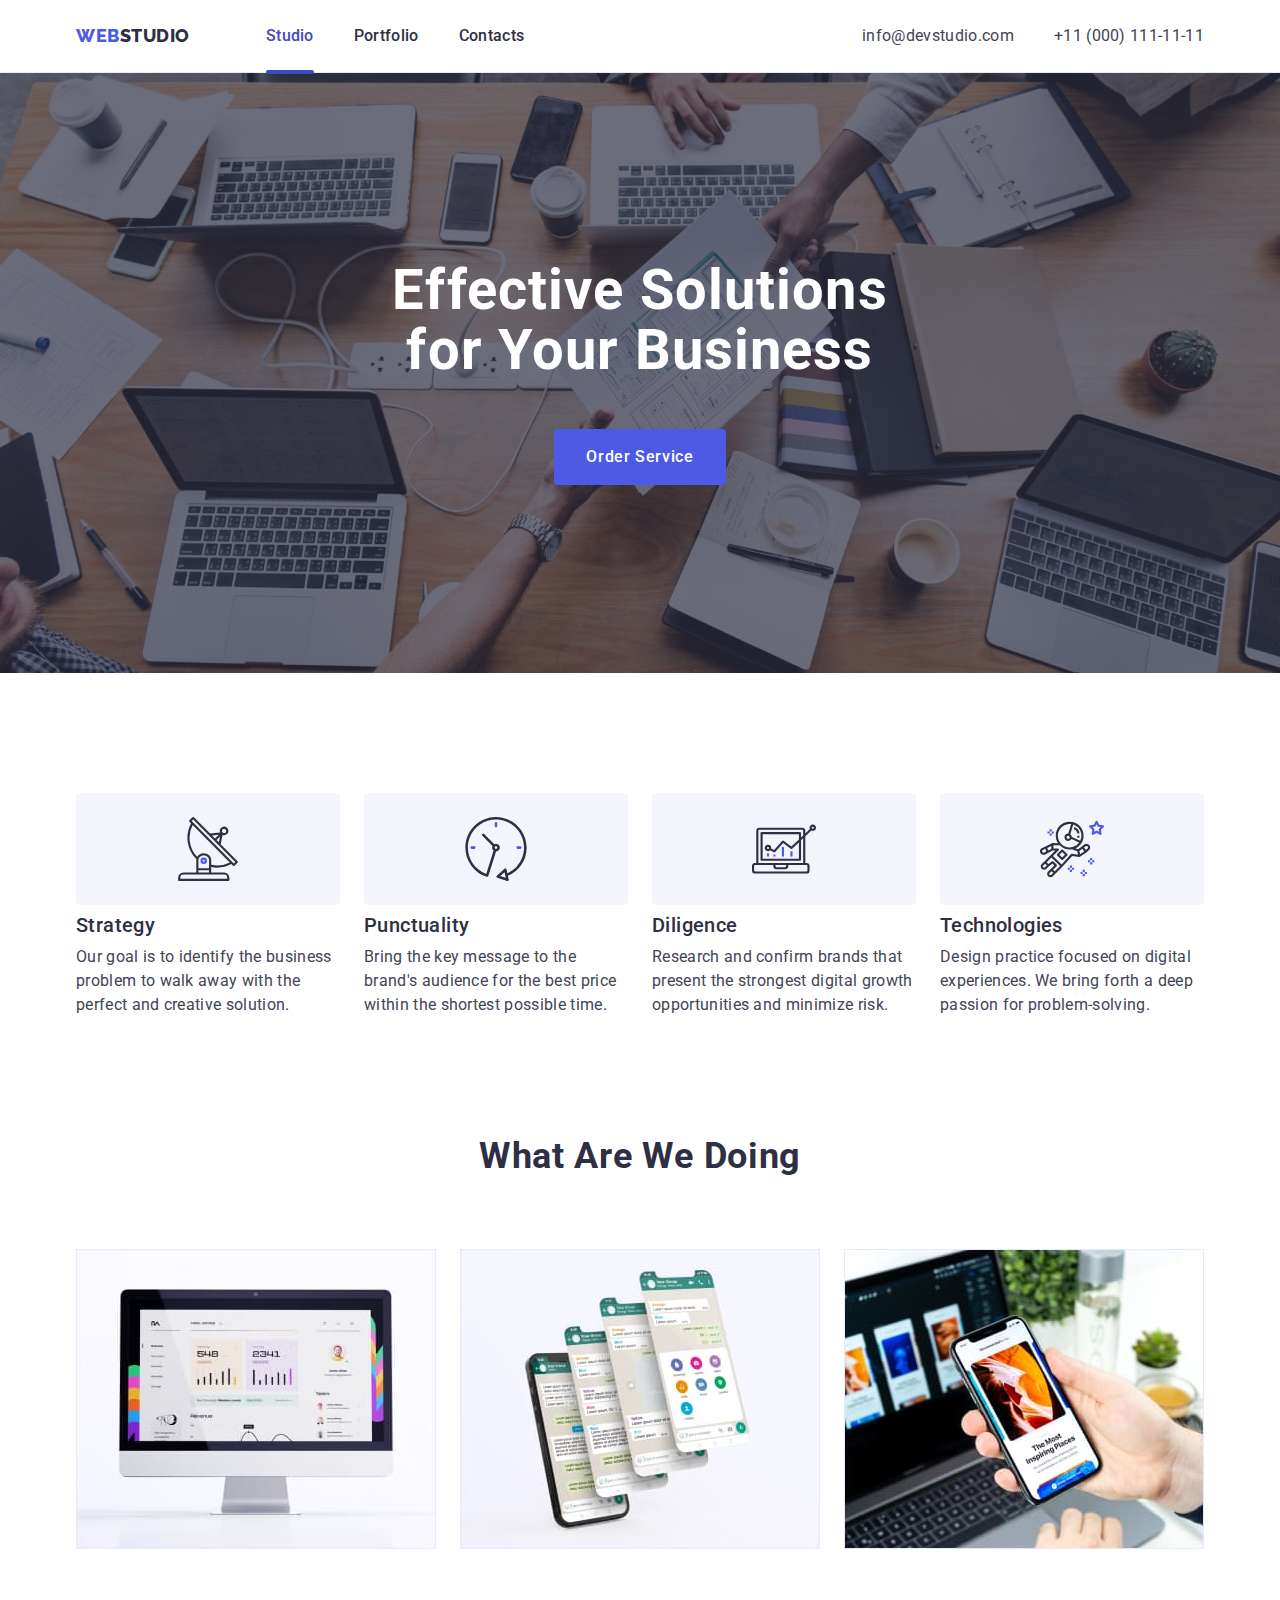
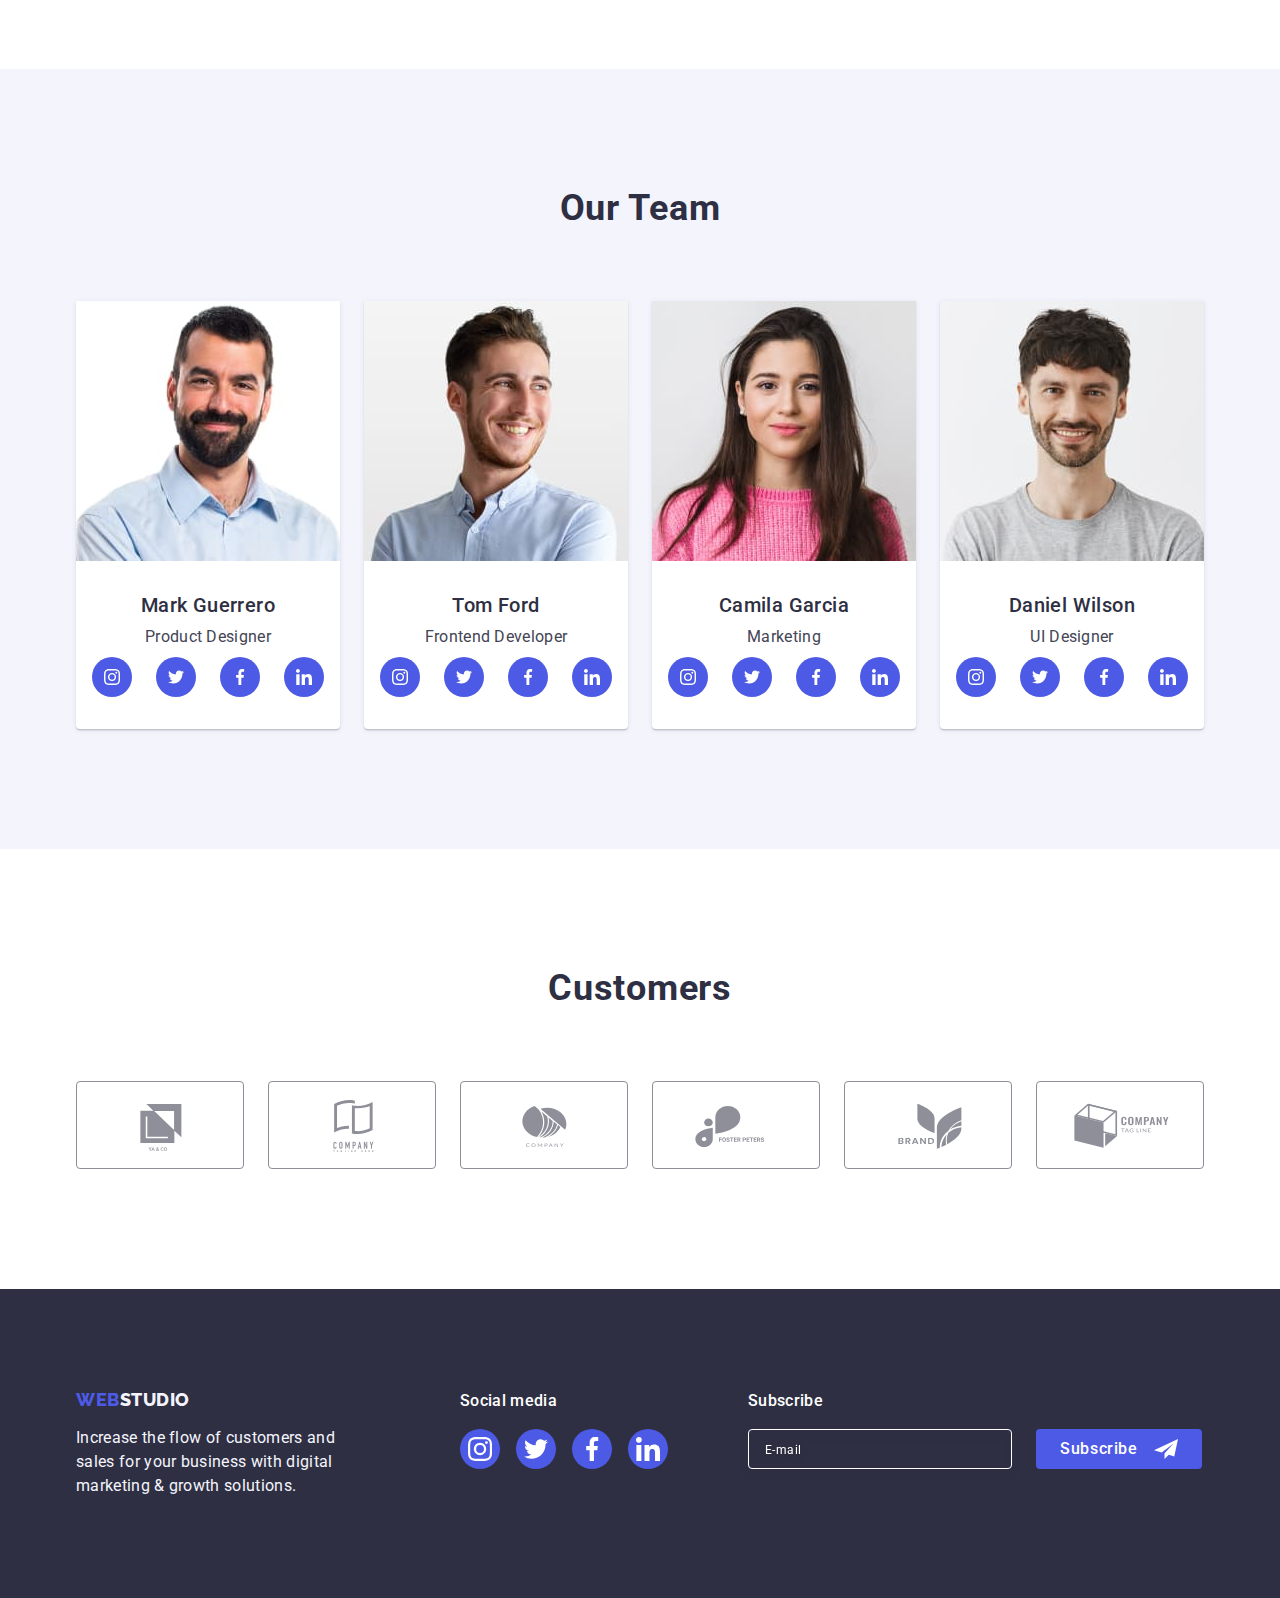
<file: index.html>
<!DOCTYPE html>
<html lang="en">
  <head>
    <meta charset="UTF-8" />
    <meta http-equiv="X-UA-Compatible" content="IE=edge" />
    <meta name="viewport" content="width=device-width, initial-scale=1.0" />
    <link rel="preconnect" href="https://fonts.googleapis.com" />
    <link rel="preconnect" href="https://fonts.gstatic.com" crossorigin />
    <link
      href="https://fonts.googleapis.com/css2?family=Raleway:wght@800&family=Roboto:wght@400;500;700;900&display=swap"
      rel="stylesheet"
    />
    <link
      rel="stylesheet"
      href="https://cdn.jsdelivr.net/npm/modern-normalize@1.1.0/modern-normalize.min.css"
    />
    <link rel="stylesheet" href="./css/styles.css" />

    <title>Document</title>
  </head>
  <body>
    <!-- Header -->
    <header class="header">
      <div class="container header-container">
        <nav class="header-nav">
          <a href="./index.html" class="logo-link link"
            >Web<span class="web-logo">Studio</span></a
          >

          <ul class="nav-list list">
            <li>
              <a href="./index.html" class="nav-list-item link current"
                >Studio</a
              >
            </li>
            <li>
              <a href="./portfolio.html" class="nav-list-item link"
                >Portfolio</a
              >
            </li>
            <li><a href="" class="nav-list-item link">Contacts</a></li>
          </ul>
        </nav>

        <address class="contact">
          <ul class="contact-list list">
            <li class="contact-list-item">
              <a class="contact-list-link link" href="mailto:info@devstudio.com"
                >info@devstudio.com</a
              >
            </li>
            <li class="contact-list-item">
              <a class="contact-list-link link" href="tel:+110001111111"
                >+11 (000) 111-11-11</a
              >
            </li>
          </ul>
        </address>
      </div>
    </header>

    <main>
      <!-- Section hero -->
      <section class="hero-section">
        <div class="container hero-container">
          <h1 class="main-title">Effective Solutions for Your Business</h1>

          <button class="btn" type="button" data-modal-open>
            Order Service
          </button>
        </div>
      </section>

      <!-- About -->
      <section class="section-about">
        <h2 class="about-title visually-hidden">About</h2>

        <div class="container about-container">
          <ul class="about-list list">
            <li class="about-list-item">
              <div class="about-icon-container">
                <svg class="about-icons">
                  <use
                    href="./images/svg-sprite/svg-sprite.svg#icon-antenna"
                  ></use>
                </svg>
              </div>
              <h3 class="about-list-title">Strategy</h3>
              <p class="about-list-text">
                Our goal is to identify the business problem to walk away with
                the perfect and creative solution.
              </p>
            </li>
            <li class="about-list-item">
              <div class="about-icon-container">
                <svg class="about-icons">
                  <use
                    href="./images/svg-sprite/svg-sprite.svg#icon-clock"
                  ></use>
                </svg>
              </div>
              <h3 class="about-list-title">Punctuality</h3>
              <p class="about-list-text">
                Bring the key message to the brand's audience for the best price
                within the shortest possible time.
              </p>
            </li>
            <li class="about-list-item">
              <div class="about-icon-container">
                <svg class="about-icons">
                  <use
                    href="./images/svg-sprite/svg-sprite.svg#icon-diagram"
                  ></use>
                </svg>
              </div>
              <h3 class="about-list-title">Diligence</h3>
              <p class="about-list-text">
                Research and confirm brands that present the strongest digital
                growth opportunities and minimize risk.
              </p>
            </li>
            <li class="about-list-item">
              <div class="about-icon-container">
                <svg class="about-icons">
                  <use
                    href="./images/svg-sprite/svg-sprite.svg#icon-astronaut"
                  ></use>
                </svg>
              </div>
              <h3 class="about-list-title">Technologies</h3>
              <p class="about-list-text">
                Design practice focused on digital experiences. We bring forth a
                deep passion for problem-solving.
              </p>
            </li>
          </ul>
        </div>
      </section>

      <!-- Gallery -->
      <section class="gallery-section">
        <div class="container gallery-container">
          <h2 class="second-title">What are we doing</h2>
          <ul class="gallery-list list">
            <li class="gallery-list-item">
              <img
                class="gallery-picture"
                src="./images/gallery/gallery-img-1.jpg"
                alt="iMac with app"
              />
            </li>
            <li class="gallery-list-item">
              <img
                class="gallery-picture"
                src="./images/gallery/gallery-img-2.jpg"
                alt="Messenger in iPhone"
              />
            </li>
            <li class="gallery-list-item">
              <img
                class="gallery-picture"
                src="./images/gallery/gallery-img-3.jpg"
                alt="iPhone with Macbook"
              />
            </li>
          </ul>
        </div>
      </section>

      <!-- Team section -->
      <section class="team-section">
        <div class="container team-container">
          <h2 class="second-title">Our Team</h2>
          <ul class="team-list list">
            <li class="team-list-item">
              <img
                class="team-list-img"
                src="./images/team/team-1.jpg"
                alt="Mark Guerrero"
                width="264"
              />
              <div class="team-card-container">
                <h3 class="teammate">Mark Guerrero</h3>
                <p class="teammate-position">Product Designer</p>
                <ul class="team-soc-list">
                  <li class="team-soc-item">
                    <a href="" class="team-soc-links">
                      <svg class="soc-icons" width="16" height="16">
                        <use
                          href="./images/svg-sprite/svg-sprite.svg#icon-instagram"
                        ></use>
                      </svg>
                    </a>
                  </li>
                  <li class="team-soc-item">
                    <a href="" class="team-soc-links">
                      <svg class="soc-icons" width="16" height="16">
                        <use
                          href="./images/svg-sprite/svg-sprite.svg#icon-twitter"
                        ></use>
                      </svg>
                    </a>
                  </li>
                  <li class="team-soc-item">
                    <a href="" class="team-soc-links">
                      <svg class="soc-icons" width="16" height="16">
                        <use
                          href="./images/svg-sprite/svg-sprite.svg#icon-facebook"
                        ></use>
                      </svg>
                    </a>
                  </li>
                  <li class="team-soc-item">
                    <a href="" class="team-soc-links">
                      <svg class="soc-icons" width="16" height="16">
                        <use
                          href="./images/svg-sprite/svg-sprite.svg#icon-linkedin"
                        ></use>
                      </svg>
                    </a>
                  </li>
                </ul>
              </div>
            </li>
            <li class="team-list-item">
              <img
                class="team-list-img"
                src="./images/team/team-2.jpg"
                alt="Tom Ford"
                width="264"
              />
              <div class="team-card-container">
                <h3 class="teammate">Tom Ford</h3>
                <p class="teammate-position">Frontend Developer</p>
                <ul class="team-soc-list">
                  <li class="team-soc-item">
                    <a href="" class="team-soc-links">
                      <svg class="soc-icons" width="16" height="16">
                        <use
                          href="./images/svg-sprite/svg-sprite.svg#icon-instagram"
                        ></use>
                      </svg>
                    </a>
                  </li>
                  <li class="team-soc-item">
                    <a href="" class="team-soc-links">
                      <svg class="soc-icons" width="16" height="16">
                        <use
                          href="./images/svg-sprite/svg-sprite.svg#icon-twitter"
                        ></use>
                      </svg>
                    </a>
                  </li>
                  <li class="team-soc-item">
                    <a href="" class="team-soc-links">
                      <svg class="soc-icons" width="16" height="16">
                        <use
                          href="./images/svg-sprite/svg-sprite.svg#icon-facebook"
                        ></use>
                      </svg>
                    </a>
                  </li>
                  <li class="team-soc-item">
                    <a href="" class="team-soc-links">
                      <svg class="soc-icons" width="16" height="16">
                        <use
                          href="./images/svg-sprite/svg-sprite.svg#icon-linkedin"
                        ></use>
                      </svg>
                    </a>
                  </li>
                </ul>
              </div>
            </li>
            <li class="team-list-item">
              <img
                class="team-list-img"
                src="./images/team/team-3.jpg"
                alt="Camila Garcia"
                width="264"
              />
              <div class="team-card-container">
                <h3 class="teammate">Camila Garcia</h3>
                <p class="teammate-position">Marketing</p>
                <ul class="team-soc-list">
                  <li class="team-soc-item">
                    <a href="" class="team-soc-links">
                      <svg class="soc-icons" width="16" height="16">
                        <use
                          href="./images/svg-sprite/svg-sprite.svg#icon-instagram"
                        ></use>
                      </svg>
                    </a>
                  </li>
                  <li class="team-soc-item">
                    <a href="" class="team-soc-links">
                      <svg class="soc-icons" width="16" height="16">
                        <use
                          href="./images/svg-sprite/svg-sprite.svg#icon-twitter"
                        ></use>
                      </svg>
                    </a>
                  </li>
                  <li class="team-soc-item">
                    <a href="" class="team-soc-links">
                      <svg class="soc-icons" width="16" height="16">
                        <use
                          href="./images/svg-sprite/svg-sprite.svg#icon-facebook"
                        ></use>
                      </svg>
                    </a>
                  </li>
                  <li class="team-soc-item">
                    <a href="" class="team-soc-links">
                      <svg class="soc-icons" width="16" height="16">
                        <use
                          href="./images/svg-sprite/svg-sprite.svg#icon-linkedin"
                        ></use>
                      </svg>
                    </a>
                  </li>
                </ul>
              </div>
            </li>
            <li class="team-list-item">
              <img
                class="team-list-img"
                src="./images/team/team-4.jpg"
                alt="Daniel Wilson"
                width="264"
              />
              <div class="team-card-container">
                <h3 class="teammate">Daniel Wilson</h3>
                <p class="teammate-position">UI Designer</p>
                <ul class="team-soc-list">
                  <li class="team-soc-item">
                    <a href="" class="team-soc-links">
                      <svg class="soc-icons" width="16" height="16">
                        <use
                          href="./images/svg-sprite/svg-sprite.svg#icon-instagram"
                        ></use>
                      </svg>
                    </a>
                  </li>
                  <li class="team-soc-item">
                    <a href="" class="team-soc-links">
                      <svg class="soc-icons" width="16" height="16">
                        <use
                          href="./images/svg-sprite/svg-sprite.svg#icon-twitter"
                        ></use>
                      </svg>
                    </a>
                  </li>
                  <li class="team-soc-item">
                    <a href="" class="team-soc-links">
                      <svg class="soc-icons" width="16" height="16">
                        <use
                          href="./images/svg-sprite/svg-sprite.svg#icon-facebook"
                        ></use>
                      </svg>
                    </a>
                  </li>
                  <li class="team-soc-item">
                    <a href="" class="team-soc-links">
                      <svg class="soc-icons" width="16" height="16">
                        <use
                          href="./images/svg-sprite/svg-sprite.svg#icon-linkedin"
                        ></use>
                      </svg>
                    </a>
                  </li>
                </ul>
              </div>
            </li>
          </ul>
        </div>
      </section>

      <!-- Customers section -->
      <section class="customers">
        <div class="container">
          <h2 class="customers-title">Customers</h2>

          <ul class="customers-list list">
            <li class="customers-list-item">
              <a href="" class="customers-list-link link">
                <svg class="customers-icons" width="104" height="56">
                  <use
                    href="./images/svg-sprite/svg-sprite.svg#icon-logo-company-one"
                  ></use>
                </svg>
              </a>
            </li>
            <li class="customers-list-item">
              <a href="" class="customers-list-link link">
                <svg class="customers-icons" width="104" height="56">
                  <use
                    href="./images/svg-sprite/svg-sprite.svg#icon-logo-company-two"
                  ></use>
                </svg>
              </a>
            </li>
            <li class="customers-list-item">
              <a href="" class="customers-list-link link">
                <svg class="customers-icons" width="104" height="56">
                  <use
                    href="./images/svg-sprite/svg-sprite.svg#icon-logo-company-three"
                  ></use>
                </svg>
              </a>
            </li>
            <li class="customers-list-item">
              <a href="" class="customers-list-link link">
                <svg class="customers-icons" width="104" height="56">
                  <use
                    href="./images/svg-sprite/svg-sprite.svg#icon-logo-company-four"
                  ></use>
                </svg>
              </a>
            </li>
            <li class="customers-list-item">
              <a href="" class="customers-list-link link">
                <svg class="customers-icons" width="104" height="56">
                  <use
                    href="./images/svg-sprite/svg-sprite.svg#icon-logo-company-five"
                  ></use>
                </svg>
              </a>
            </li>
            <li class="customers-list-item">
              <a href="" class="customers-list-link link">
                <svg class="customers-icons" width="104" height="56">
                  <use
                    href="./images/svg-sprite/svg-sprite.svg#icon-logo-company-six"
                  ></use>
                </svg>
              </a>
            </li>
          </ul>
        </div>
      </section>
    </main>

    <!-- Footer -->
    <footer class="footer">
      <div class="container footer-container">
        <div class="footer-container-secondary">
          <a class="logo-link-footer link" href="./index.html"
            >Web<span class="web-logo-footer">Studio</span></a
          >

          <p class="footer-text">
            Increase the flow of customers and sales for your business with
            digital marketing & growth solutions.
          </p>
        </div>

        <div class="footer-soc-media">
          <p class="footer-soc-text">Social media</p>

          <ul class="footer-soc-list">
            <li class="footer-soc-item">
              <a href="" class="footer-soc-links">
                <svg class="footer-soc-icons" width="24" height="24">
                  <use
                    href="./images/svg-sprite/svg-sprite.svg#icon-instagram"
                  ></use>
                </svg>
              </a>
            </li>
            <li class="footer-soc-item">
              <a href="" class="footer-soc-links">
                <svg class="footer-soc-icons" width="24" height="24">
                  <use
                    href="./images/svg-sprite/svg-sprite.svg#icon-twitter"
                  ></use>
                </svg>
              </a>
            </li>
            <li class="footer-soc-item">
              <a href="" class="footer-soc-links">
                <svg class="footer-soc-icons" width="24" height="24">
                  <use
                    href="./images/svg-sprite/svg-sprite.svg#icon-facebook"
                  ></use>
                </svg>
              </a>
            </li>
            <li class="footer-soc-item">
              <a href="" class="footer-soc-links">
                <svg class="footer-soc-icons" width="24" height="24">
                  <use
                    href="./images/svg-sprite/svg-sprite.svg#icon-linkedin"
                  ></use>
                </svg>
              </a>
            </li>
          </ul>
        </div>

        <div class="footer-form">
          <p class="footer-form-text">Subscribe</p>
          <form action="#" class="footer-form-field">
            <input
              type="email"
              class="footer-form-input"
              placeholder="E-mail"
            />
            <button class="footer-btn">
              <span class="footer-btn-span">Subscribe</span>
              <svg class="footer-form-icon" width="24px" height="24px">
                <use
                  href="./images/svg-sprite/svg-sprite.svg#icon-telegram"
                ></use>
              </svg>
            </button>
          </form>
        </div>
      </div>
    </footer>

    <!-- Modal window -->
    <div class="backdrop is-hidden" data-modal>
      <div class="modal-window">
        <button class="modal-close-btn" data-modal-close>
          <svg class="modal-close-icon" width="8px" height="8px">
            <use
              href="./images/svg-sprite/svg-sprite.svg#icon-close-black"
            ></use>
          </svg>
        </button>

        <p class="modal-text">Leave your contacts and we will call you back</p>
        <form action="#" class="modal-form">
          <label class="modal-form-field">
            <span class="modal-form-input-name">Name</span>
            <span class="modal-form-input-wrap">
              <input
                type="text"
                name="user_name"
                class="modal-form-input"
                required
                pattern="[a-zA-Zа-яА-Я]+"
                minlength="2"
              />
              <svg class="modal-form-icon" width="18px" height="24px">
                <use
                  href="./images/svg-sprite/svg-sprite.svg#icon-person"
                ></use>
              </svg>
            </span>
          </label>
          <label class="modal-form-field">
            <span class="modal-form-input-name">Phone</span>
            <span class="modal-form-input-wrap">
              <input
                type="tel"
                name="user_phone"
                class="modal-form-input"
                required
                pattern="[0-9]{3}-[0-9]{3}-[0-9]{2}-[0-9]{2}"
                title="xxx-xxx-xx-xx"
              />
              <svg class="modal-form-icon" width="18px" height="24px">
                <use href="./images/svg-sprite/svg-sprite.svg#icon-phone"></use>
              </svg>
            </span>
          </label>
          <label class="modal-form-field">
            <span class="modal-form-input-name">Email</span>
            <span class="modal-form-input-wrap">
              <input
                type="email"
                name="user_email"
                class="modal-form-input"
                required
              />
              <svg class="modal-form-icon" width="18px" height="24px">
                <use href="./images/svg-sprite/svg-sprite.svg#icon-email"></use>
              </svg>
            </span>
          </label>
          <label class="modal-form-field modal-form-comment-field">
            <span class="modal-form-input-name">Comment</span>
            <textarea
              placeholder="Text input"
              name="user_message"
              class="modal-form-message"
            ></textarea>
          </label>
          <input
            type="checkbox"
            class="modal-form-check visually-hidden"
            id="modal-form-check"
            name="user-policy"
          />
          <label for="modal-form-check" class="modal-form-check-descr"
            >I accept the terms and conditions of the&nbsp;
            <a href="" class="policy">Privacy Policy</a></label
          >

          <button class="modal-btn">Send</button>
        </form>
      </div>
    </div>

    <script src="./js/modal.js"></script>
  </body>
</html>
</file>
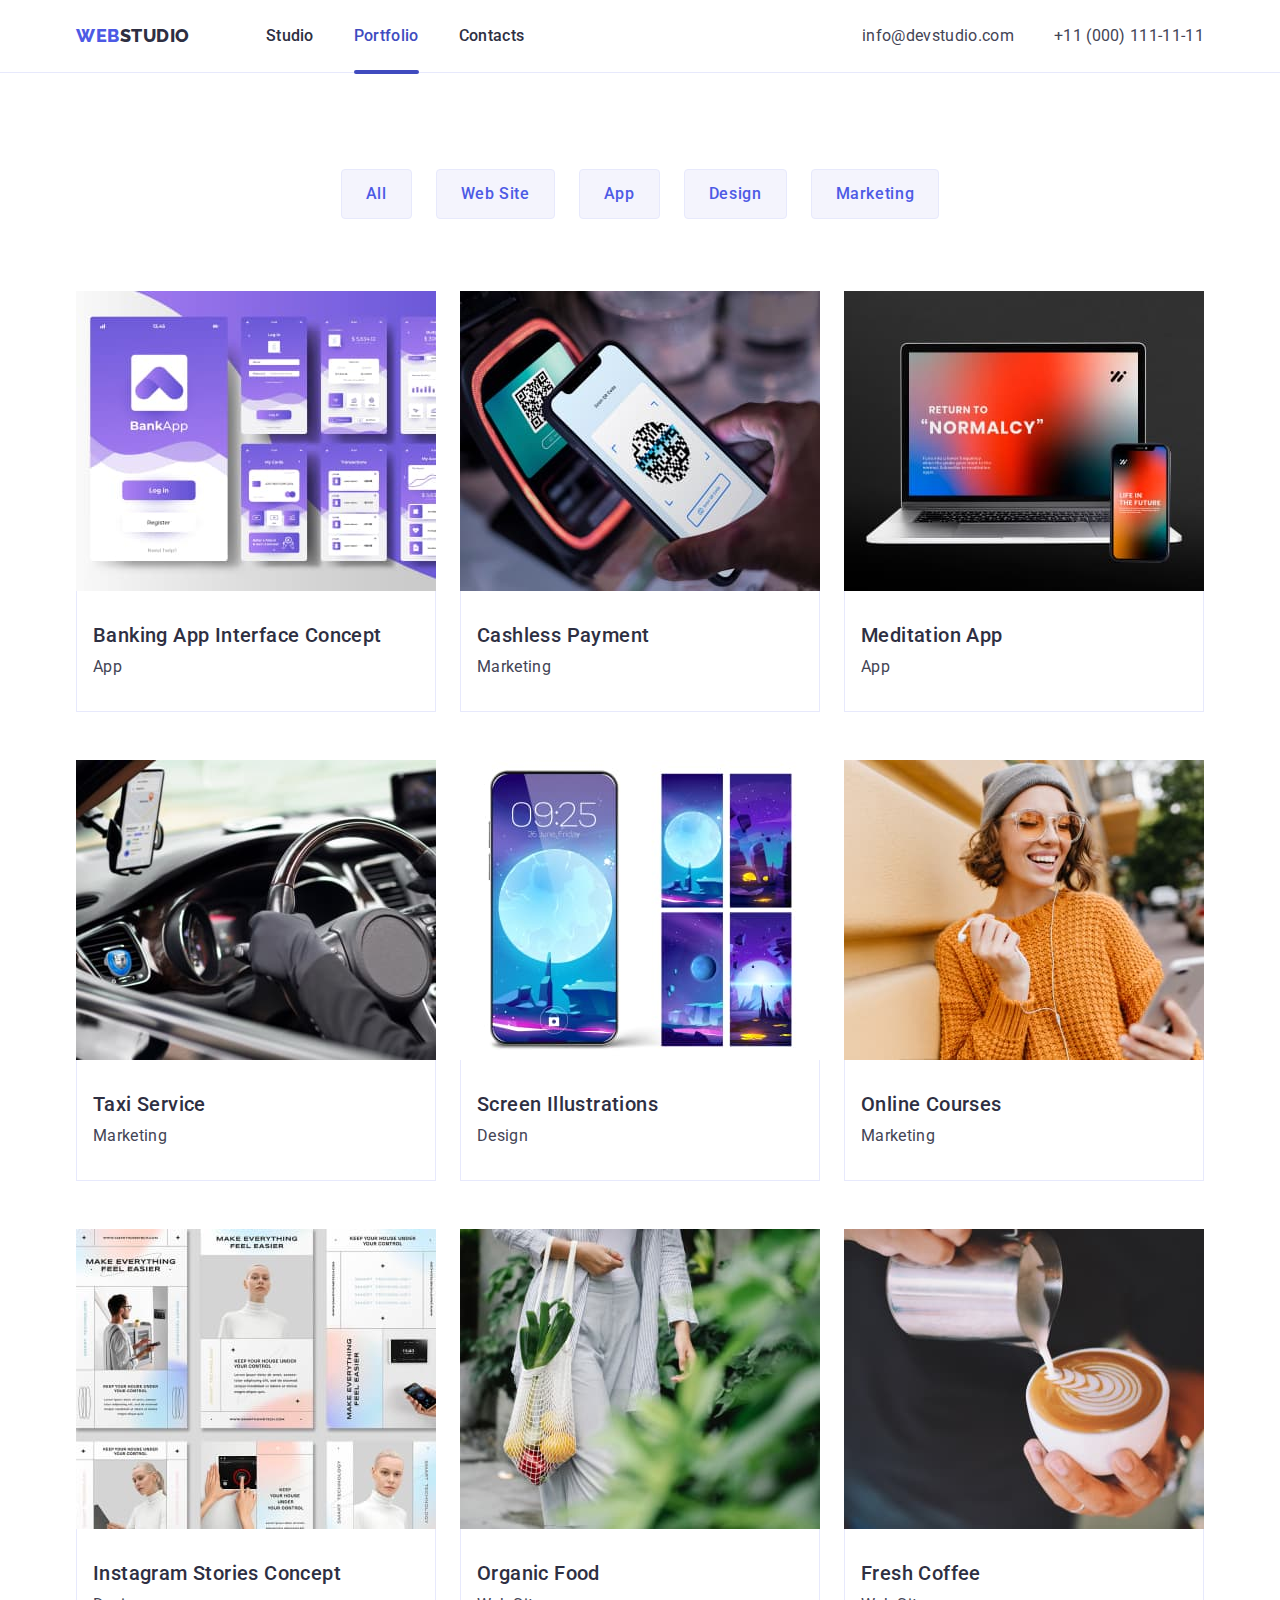
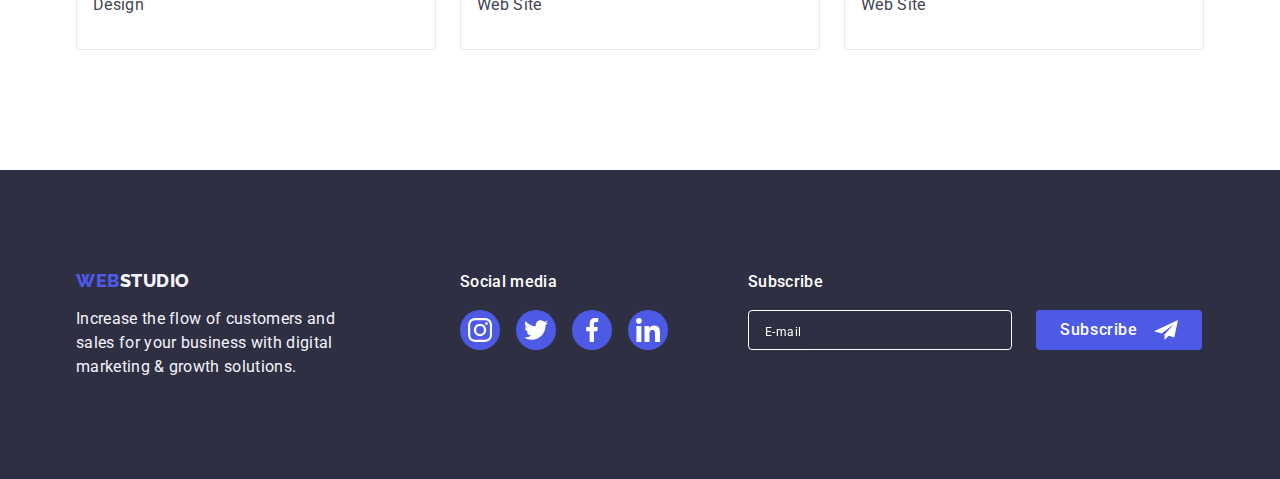
<file: portfolio.html>
<!DOCTYPE html>
<html lang="en">
  <head>
    <meta charset="UTF-8" />
    <meta http-equiv="X-UA-Compatible" content="IE=edge" />
    <meta name="viewport" content="width=device-width, initial-scale=1.0" />
    <link rel="preconnect" href="https://fonts.googleapis.com" />
    <link rel="preconnect" href="https://fonts.gstatic.com" crossorigin />
    <link
      href="https://fonts.googleapis.com/css2?family=Raleway:wght@800&family=Roboto:wght@400;500;700;900&display=swap"
      rel="stylesheet"
    />
    <link
      rel="stylesheet"
      href="https://cdn.jsdelivr.net/npm/modern-normalize@1.1.0/modern-normalize.min.css"
    />
    <link rel="stylesheet" href="./css/styles.css" />
    <title>Portfolio</title>
  </head>
  <body>
    <!-- Header -->
    <header class="header">
      <div class="container header-container">
        <nav class="header-nav">
          <a href="./index.html" class="logo-link link"
            >Web<span class="web-logo">Studio</span></a
          >

          <ul class="nav-list list">
            <li class="nav-list-item">
              <a href="./index.html" class="nav-list-item link">Studio</a>
            </li>
            <li class="nav-list-item">
              <a href="./portfolio.html" class="nav-list-item link current"
                >Portfolio</a
              >
            </li>
            <li class="nav-list-item">
              <a href="" class="nav-list-item link">Contacts</a>
            </li>
          </ul>
        </nav>

        <address class="contact">
          <ul class="contact-list list">
            <li class="contact-list-item">
              <a class="contact-list-link link" href="mailto:info@devstudio.com"
                >info@devstudio.com</a
              >
            </li>
            <li class="contact-list-item">
              <a class="contact-list-link link" href="tel:+110001111111"
                >+11 (000) 111-11-11</a
              >
            </li>
          </ul>
        </address>
      </div>
    </header>

    <!-- Main content -->
    <main>
      <section class="btn-filter">
        <h1 class="visually-hidden">Buttons</h1>
        <div class="container portfolio-container">
          <ul class="btn-list list">
            <li class="btn-list-item">
              <button class="btn-portfolio" type="button">All</button>
            </li>
            <li class="btn-list-item">
              <button class="btn-portfolio" type="button">Web Site</button>
            </li>
            <li class="btn-list-item">
              <button class="btn-portfolio" type="button">App</button>
            </li>
            <li class="btn-list-item">
              <button class="btn-portfolio" type="button">Design</button>
            </li>
            <li class="btn-list-item">
              <button class="btn-portfolio" type="button">Marketing</button>
            </li>
          </ul>

          <!-- Portfolio row -->
          <ul class="portfolio-list list">
            <li class="portfolio-list-item">
              <a href="" class="portfolio-list-link link">
                <div class="overlay-wrap">
                  <img
                    class="portfolio-images"
                    src="./images/portfolio/row-card-1.jpg"
                    alt="Site of bank"
                    width="360"
                    height="300"
                  />
                  <p class="overlay-text">
                    14 Stylish and User-Friendly App Design Concepts · Task
                    Manager App · Calorie Tracker App · Exotic Fruit Ecommerce
                    App · Cloud Storage App
                  </p>
                </div>
                <div class="portfolio-card-descr">
                  <h2 class="portfolio-cards-title">
                    Banking App Interface Concept
                  </h2>
                  <p class="portfolio-cards-subtitle">App</p>
                </div>
              </a>
            </li>
            <li class="portfolio-list-item">
              <a href="" class="portfolio-list-link link">
                <div class="overlay-wrap">
                  <img
                    class="portfolio-images"
                    src="./images/portfolio/row-card-2.jpg"
                    alt="Pay from phone"
                    width="360"
                    height="300"
                  />
                  <p class="overlay-text">
                    14 Stylish and User-Friendly App Design Concepts · Task
                    Manager App · Calorie Tracker App · Exotic Fruit Ecommerce
                    App · Cloud Storage App
                  </p>
                </div>
                <div class="portfolio-card-descr">
                  <h2 class="portfolio-cards-title">Cashless Payment</h2>
                  <p class="portfolio-cards-subtitle">Marketing</p>
                </div>
              </a>
            </li>
            <li class="portfolio-list-item">
              <a href="" class="portfolio-list-link link">
                <div class="overlay-wrap">
                  <img
                    class="portfolio-images"
                    src="./images/portfolio/row-card-3.jpg"
                    alt="Macbook and iPhone"
                    width="360"
                    height="300"
                  />
                  <p class="overlay-text">
                    14 Stylish and User-Friendly App Design Concepts · Task
                    Manager App · Calorie Tracker App · Exotic Fruit Ecommerce
                    App · Cloud Storage App
                  </p>
                </div>
                <div class="portfolio-card-descr">
                  <h2 class="portfolio-cards-title">Meditation App</h2>
                  <p class="portfolio-cards-subtitle">App</p>
                </div>
              </a>
            </li>
            <li class="portfolio-list-item">
              <a href="" class="portfolio-list-link link">
                <div class="overlay-wrap">
                  <img
                    class="portfolio-images"
                    src="./images/portfolio/row-card-4.jpg"
                    alt="Helm in the car"
                    width="360"
                    height="300"
                  />
                  <p class="overlay-text">
                    14 Stylish and User-Friendly App Design Concepts · Task
                    Manager App · Calorie Tracker App · Exotic Fruit Ecommerce
                    App · Cloud Storage App
                  </p>
                </div>
                <div class="portfolio-card-descr">
                  <h2 class="portfolio-cards-title">Taxi Service</h2>
                  <p class="portfolio-cards-subtitle">Marketing</p>
                </div>
              </a>
            </li>
            <li class="portfolio-list-item">
              <a href="" class="portfolio-list-link link">
                <div class="overlay-wrap">
                  <img
                    class="portfolio-images"
                    src="./images/portfolio/row-card-5.jpg"
                    alt="Phone and gallery of pictures"
                    width="360"
                    height="300"
                  />
                  <p class="overlay-text">
                    14 Stylish and User-Friendly App Design Concepts · Task
                    Manager App · Calorie Tracker App · Exotic Fruit Ecommerce
                    App · Cloud Storage App
                  </p>
                </div>
                <div class="portfolio-card-descr">
                  <h2 class="portfolio-cards-title">Screen Illustrations</h2>
                  <p class="portfolio-cards-subtitle">Design</p>
                </div>
              </a>
            </li>
            <li class="portfolio-list-item">
              <a href="" class="portfolio-list-link link">
                <div class="overlay-wrap">
                  <img
                    class="portfolio-images"
                    src="./images/portfolio/row-card-6.jpg"
                    alt="The girl with phone and headphones"
                    width="360"
                    height="300"
                  />
                  <p class="overlay-text">
                    14 Stylish and User-Friendly App Design Concepts · Task
                    Manager App · Calorie Tracker App · Exotic Fruit Ecommerce
                    App · Cloud Storage App
                  </p>
                </div>
                <div class="portfolio-card-descr">
                  <h2 class="portfolio-cards-title">Online Courses</h2>
                  <p class="portfolio-cards-subtitle">Marketing</p>
                </div>
              </a>
            </li>
            <li class="portfolio-list-item">
              <a href="" class="portfolio-list-link link">
                <div class="overlay-wrap">
                  <img
                    class="portfolio-images"
                    src="./images/portfolio/row-card-7.jpg"
                    alt="Pictures with instruction for Stories"
                    width="360"
                    height="300"
                  />
                  <p class="overlay-text">
                    14 Stylish and User-Friendly App Design Concepts · Task
                    Manager App · Calorie Tracker App · Exotic Fruit Ecommerce
                    App · Cloud Storage App
                  </p>
                </div>
                <div class="portfolio-card-descr">
                  <h2 class="portfolio-cards-title">
                    Instagram Stories Concept
                  </h2>
                  <p class="portfolio-cards-subtitle">Design</p>
                </div>
              </a>
            </li>
            <li class="portfolio-list-item">
              <a href="" class="portfolio-list-link link">
                <div class="overlay-wrap">
                  <img
                    class="portfolio-images"
                    src="./images/portfolio/row-card-8.jpg"
                    alt="The Package with productsWeb Site"
                    width="360"
                    height="300"
                  />
                  <p class="overlay-text">
                    14 Stylish and User-Friendly App Design Concepts · Task
                    Manager App · Calorie Tracker App · Exotic Fruit Ecommerce
                    App · Cloud Storage App
                  </p>
                </div>
                <div class="portfolio-card-descr">
                  <h2 class="portfolio-cards-title">Organic Food</h2>
                  <p class="portfolio-cards-subtitle">Web Site</p>
                </div>
              </a>
            </li>
            <li class="portfolio-list-item">
              <a href="" class="portfolio-list-link link">
                <div class="overlay-wrap">
                  <img
                    class="portfolio-images"
                    src="./images/portfolio/row-card-9.jpg"
                    alt="Milk is pouring to a cup of coffee"
                    width="360"
                    height="300"
                  />
                  <p class="overlay-text">
                    14 Stylish and User-Friendly App Design Concepts · Task
                    Manager App · Calorie Tracker App · Exotic Fruit Ecommerce
                    App · Cloud Storage App
                  </p>
                </div>
                <div class="portfolio-card-descr">
                  <h2 class="portfolio-cards-title">Fresh Coffee</h2>
                  <p class="portfolio-cards-subtitle">Web Site</p>
                </div>
              </a>
            </li>
          </ul>
        </div>
      </section>
    </main>

    <!-- Footer -->
    <footer class="footer">
      <div class="container footer-container">
        <div class="footer-container-secondary">
          <a class="logo-link-footer link" href="./index.html"
            >Web<span class="web-logo-footer">Studio</span></a
          >

          <p class="footer-text">
            Increase the flow of customers and sales for your business with
            digital marketing & growth solutions.
          </p>
        </div>

        <div class="footer-soc-media">
          <p class="footer-soc-text">Social media</p>

          <ul class="footer-soc-list">
            <li class="footer-soc-item">
              <a href="" class="footer-soc-links">
                <svg class="footer-soc-icons" width="24" height="24">
                  <use
                    href="./images/svg-sprite/svg-sprite.svg#icon-instagram"
                  ></use>
                </svg>
              </a>
            </li>
            <li class="footer-soc-item">
              <a href="" class="footer-soc-links">
                <svg class="footer-soc-icons" width="24" height="24">
                  <use
                    href="./images/svg-sprite/svg-sprite.svg#icon-twitter"
                  ></use>
                </svg>
              </a>
            </li>
            <li class="footer-soc-item">
              <a href="" class="footer-soc-links">
                <svg class="footer-soc-icons" width="24" height="24">
                  <use
                    href="./images/svg-sprite/svg-sprite.svg#icon-facebook"
                  ></use>
                </svg>
              </a>
            </li>
            <li class="footer-soc-item">
              <a href="" class="footer-soc-links">
                <svg class="footer-soc-icons" width="24" height="24">
                  <use
                    href="./images/svg-sprite/svg-sprite.svg#icon-linkedin"
                  ></use>
                </svg>
              </a>
            </li>
          </ul>
        </div>

        <div class="footer-form">
          <p class="footer-form-text">Subscribe</p>
          <form action="#" class="footer-form-field">
            <input
              type="email"
              class="footer-form-input"
              placeholder="E-mail"
            />
            <button class="footer-btn">
              <span class="footer-btn-span">Subscribe</span>
              <svg class="footer-form-icon" width="24px" height="24px">
                <use
                  href="./images/svg-sprite/svg-sprite.svg#icon-telegram"
                ></use>
              </svg>
            </button>
          </form>
        </div>
      </div>
    </footer>
  </body>
</html>
</file>
<file: css/styles.css>
/* ========== COMPONENTS ========== */

:root {
  --main-family: "Roboto", sans-serif;
  --main-color: #2e2f42;
  --secondary-color: #434455;
  --main-background-color: #ffffff;
  --logo-color: #4d5ae5;
}

body {
  font-family: var(--main-family);
  color: var(--secondary-color);
  background-color: #ffffff;
}

h1,
h2,
h3,
h4,
h5,
h6,
p {
  margin: 0;
}

ul,
ol {
  margin: 0;
  padding: 0;
  list-style: none;
}

button {
  display: block;
  cursor: pointer;
  border: none;
  border-radius: 4px;
}

address {
  font-style: normal;
}

img {
  display: block;
  width: 100%;
  height: auto;
}

a {
  text-decoration: none;
}

.container {
  max-width: 1158px;
  margin: 0 auto;
  padding: 0 15px;
}

.visually-hidden {
  position: absolute;
  width: 1px;
  height: 1px;
  margin: -1px;
  border: 0;
  padding: 0;

  white-space: nowrap;
  clip-path: inset(100%);
  clip: rect(0 0 0 0);
  overflow: hidden;
}

/* ========== /COMPONENTS ========== */

/* ========== MAIN PAGE ========== */
/* ========== HEADER ========== */

.header {
  background: #ffffff;
  border-bottom: 1px solid #e7e9fc;
  padding-top: 24px;
  padding-bottom: 24px;
}

.header-container {
  display: flex;
  align-items: center;
}

.header-nav {
  display: flex;
  gap: 76px;
}

.nav-list {
  display: flex;
  gap: 40px;
}

.contact-list {
  display: flex;
  gap: 40px;
}

.logo-link {
  font-family: "Raleway", sans-serif;
  font-weight: 800;
  font-size: 18px;
  line-height: 1.17;
  display: flex;
  align-items: center;
  letter-spacing: 0.03em;
  text-transform: uppercase;
  color: var(--logo-color);
}

.web-logo {
  font-family: "Raleway", sans-serif;
  font-style: normal;
  font-weight: 800;
  font-size: 18px;
  line-height: 1.17;
  display: flex;
  align-items: center;
  letter-spacing: 0.03em;
  text-transform: uppercase;
  color: #2e2f42;
}

.nav-list-item {
  font-weight: 500;
  font-size: 16px;
  line-height: 1.5;
  letter-spacing: 0.02em;
  color: var(--main-color);

  transition: color 250ms cubic-bezier(0.4, 0, 0.2, 1);
}

.nav-list-item:hover,
.nav-list-item:focus {
  color: #404bbf;
}

.current {
  position: relative;
  color: #404bbf;
}

.current::after {
  display: flex;
  content: "";
  width: 100%;
  height: 4px;
  border-radius: 2px;
  background-color: #404bbf;

  position: absolute;
  left: 0;
  bottom: -29px;
}

.contact {
  font-style: normal;
  margin-left: auto;
}

.contact-list-item {
}
.contact-list-link {
  font-weight: 400;
  font-size: 16px;
  line-height: 1.5;
  letter-spacing: 0.02em;
  color: var(--secondary-color);

  transition: color 250ms cubic-bezier(0.4, 0, 0.2, 1);
}

.contact-list-link:hover,
.contact-list-link:focus {
  color: #404bbf;
}

/* ========== /HEADER ========== */

/* ========== HERO SECTION ========== */

.hero-section {
  background-color: var(--main-color);
  padding: 188px 0;
  text-align: center;
  background-image: linear-gradient(
      rgba(46, 47, 66, 0.7),
      rgba(46, 47, 66, 0.7)
    ),
    url(../images/background-image/hero-bg-image.jpg);
  background-repeat: no-repeat;
  background-position: center;
  max-width: 1440px;
  margin: 0 auto;
  height: 600px;
}

.main-title {
  font-weight: 700;
  font-size: 56px;
  line-height: 1.07;
  text-align: center;
  letter-spacing: 0.02em;
  color: #ffffff;
  width: 496px;
  margin: 0 auto;
  margin-bottom: 48px;
}

.btn {
  font-family: "Roboto", sans-serif;
  font-weight: 500;
  font-size: 16px;
  line-height: 1.5;
  align-items: center;
  letter-spacing: 0.04em;
  color: #ffffff;
  background-color: var(--logo-color);

  padding: 16px 32px;
  margin: 0 auto;

  transition: background-color 250ms cubic-bezier(0.4, 0, 0.2, 1);
}

.btn:hover,
.btn:focus {
  color: #ffffff;
  background-color: #404bbf;
}

/* ========== /HERO SECTION ========== */

/* ========== SECTION ABOUT ========== */
.section-about {
  padding-top: 120px;
  padding-bottom: 120px;
}

.about-list {
  display: flex;
  gap: 24px;
}
.about-list-item {
  width: 264px;
}

.about-icon-container {
  height: 112px;
  margin-bottom: 8px;
  border-radius: 4px;
  display: flex;
  justify-content: center;
  align-items: center;

  background-color: #f4f4fd;
  border-radius: 4px;
}

.about-icons {
  width: 64px;
  height: 64px;
}

.about-list-title {
  font-weight: 500;
  font-size: 20px;
  line-height: 1.2;
  letter-spacing: 0.02em;
  color: var(--main-color);
  margin-bottom: 8px;
}
.about-list-text {
  font-size: 16px;
  line-height: 1.5;
  letter-spacing: 0.02em;
}
/* ========== /SECTION ABOUT ========== */

/* ========== SECTION GALLERY ========== */
.gallery-section {
  padding-bottom: 120px;
}

.second-title {
  font-weight: 700;
  font-size: 36px;
  line-height: 1.11;
  text-align: center;
  letter-spacing: 0.02em;
  text-transform: capitalize;
  color: var(--main-color);
  margin-bottom: 72px;
}
.gallery-list {
  display: flex;
  gap: 24px;
}

.gallery-picture {
  display: block;
  max-width: 100%;
  height: auto;
}
/* ========== /SECTION GALLERY ========== */

/* ========== SECTION TEAM ========== */
.team-section {
  padding-top: 120px;
  padding-bottom: 120px;
  background-color: #f4f4fd;
}

.team-list {
  display: flex;
  gap: 24px;
}

.second-title {
  font-weight: 700;
  font-size: 36px;
  line-height: 1.11;
  text-align: center;
  letter-spacing: 0.02em;
  text-transform: capitalize;
  color: var(--main-color);
  margin-bottom: 72px;
}
.team-list {
}

.team-list-item {
  background-color: #ffffff;
  box-shadow: 0px 1px 6px rgba(46, 47, 66, 0.08),
    0px 1px 1px rgba(46, 47, 66, 0.16), 0px 2px 1px rgba(46, 47, 66, 0.08);
  border-radius: 0px 0px 4px 4px;
}

.team-card-container {
  padding: 32px 0;
}

.team-list-img {
}
.teammate {
  font-weight: 500;
  font-size: 20px;
  line-height: 1.2;
  text-align: center;
  letter-spacing: 0.02em;
  color: var(--main-color);
  margin-bottom: 8px;
}
.teammate-position {
  font-size: 16px;
  line-height: 1.5;
  text-align: center;
  letter-spacing: 0.02em;
  margin-bottom: 8px;
}

.team-soc-list {
  display: flex;
  justify-content: center;
  gap: 24px;
}

.team-soc-item {
  width: 40px;
  height: 40px;
}

.team-soc-links {
  width: 100%;
  height: 100%;
  border-radius: 50%;
  background-color: var(--logo-color);
  display: flex;
  justify-content: center;
  align-items: center;
  transition: background-color 250ms cubic-bezier(0.4, 0, 0.2, 1);
}

.team-soc-links:hover,
.team-soc-links:focus {
  background-color: #404bbf;
}

.soc-icons {
  fill: var(--main-background-color);
  transition: fill 250ms cubic-bezier(0.4, 0, 0.2, 1);
}

/* ========== /SECTION TEAM ========== */

/* ========== CUSTOMERS SECTION ========== */
.customers {
  padding: 120px 0;
}
.customers-title {
  font-weight: 700;
  font-size: 36px;
  line-height: 1.11;
  text-align: center;
  letter-spacing: 0.02em;
  text-transform: capitalize;
  margin-bottom: 72px;
  color: var(--main-color);
}
.customers-list {
  display: flex;
  justify-content: center;
  gap: 24px;
}

.customers-list-item {
  width: 168px;
  height: 88px;
}

.customers-icons {
  fill: currentColor;
}

.customers-list-link {
  width: 100%;
  height: 100%;
  display: flex;
  justify-content: center;
  align-items: center;
  color: #8e8f99;
  border: 1px solid currentColor;
  border-radius: 4px;

  transition: color 250ms cubic-bezier(0.4, 0, 0.2, 1);
}

.customers-list-link:hover,
.customers-list-link:focus {
  color: #404bbf;
}

/* ========== /CUSTOMERS SECTION ========== */

/* ========== FOOTER ========== */

.footer {
  background-color: #2e2f42;
  padding-top: 100px;
  padding-bottom: 100px;
}

.footer-container {
  display: flex;
}

.footer-container-secondary {
  width: 264px;
  margin-right: 120px;
}

.footer-text {
  font-size: 16px;
  line-height: 1.5;
  letter-spacing: 0.02em;
  color: #f4f4fd;
}

.web-logo-footer {
  font-family: "Raleway", sans-serif;
  font-weight: 800;
  font-size: 18px;
  line-height: 1.17;
  display: flex;
  align-items: center;
  letter-spacing: 0.03em;
  text-transform: uppercase;
  color: #f4f4fd;
}

.logo-link-footer {
  font-family: "Raleway", sans-serif;
  font-weight: 800;
  font-size: 18px;
  line-height: 1.17;
  display: flex;
  align-items: center;
  letter-spacing: 0.03em;
  text-transform: uppercase;
  margin-bottom: 16px;
  color: var(--logo-color);
}

.footer-soc-text {
  font-weight: 500;
  font-size: 16px;
  line-height: 1.5;
  letter-spacing: 0.02em;
  color: #ffffff;
  margin-bottom: 16px;
}

.footer-soc-list {
  display: flex;
  justify-content: center;
  gap: 16px;
}

.footer-soc-item {
  width: 40px;
  height: 40px;
}

.footer-soc-links {
  width: 100%;
  height: 100%;
  border-radius: 50%;
  background-color: var(--logo-color);
  display: flex;
  justify-content: center;
  align-items: center;

  transition: background-color 250ms cubic-bezier(0.4, 0, 0.2, 1);
}

.footer-soc-links:hover,
.footer-soc-links:focus {
  background-color: #31d0aa;
}

.footer-soc-icons {
  fill: var(--main-background-color);
}

.footer-form {
  margin-left: 80px;
}
.footer-form-text {
  font-weight: 500;
  font-size: 16px;
  line-height: 1.5;
  letter-spacing: 0.02em;
  color: #ffffff;

  margin-bottom: 16px;
}

.footer-form-field {
  display: flex;
}

.footer-form-input {
  width: 264px;
  height: 40px;
  padding: 8px 16px;
  border: 1px solid #ffffff;
  filter: drop-shadow(0px 4px 4px rgba(0, 0, 0, 0.15));
  border-radius: 4px;
  background-color: transparent;
  color: #f4f4fd;
  outline: none;
}

.footer-form-input::placeholder {
  font-weight: 400;
  font-size: 12px;
  line-height: 2;
  display: flex;
  align-items: center;
  letter-spacing: 0.04em;
  color: #ffffff;
}

.footer-btn {
  background-color: #4d5ae5;
  border-radius: 4px;
  margin-left: 24px;

  display: flex;
  justify-content: center;
  align-items: center;

  padding: 8px 24px;
  transition: background-color 250ms cubic-bezier(0.4, 0, 0.2, 1);
}

.footer-btn:hover,
.footer-btn:focus {
  background-color: #404bbf;
}

.footer-btn-span {
  display: block;
  font-weight: 500;
  font-size: 16px;
  line-height: 1.5;
  letter-spacing: 0.04em;
  margin-right: 16px;

  color: #ffffff;
}

.footer-form-icon {
  display: block;
  fill: #ffffff;
}
/* ========== /FOOTER ========== */
/* ========== /MAIN PAGE ========== */

/* ========== PORTFOLIO PAGE ========== */
/* ========== PORTFOLIO FILTER OF BUTTONS ========== */

.btn-list {
  display: flex;
  justify-content: center;
  gap: 24px;
  margin-bottom: 72px;
}
.btn-list-item {
}

.btn-portfolio {
  font-family: "Roboto", sans-serif;
  font-weight: 500;
  font-size: 16px;
  line-height: 1.5;

  display: flex;
  align-items: center;
  text-align: center;
  letter-spacing: 0.04em;
  color: #4d5ae5;

  cursor: pointer;
  padding: 12px 24px;

  background-color: #f4f4fd;
  border: 1px solid #e7e9fc;
  border-radius: 4px;

  transition: background-color 250ms cubic-bezier(0.4, 0, 0.2, 1),
    color 250ms cubic-bezier(0.4, 0, 0.2, 1),
    box-shadow 250ms cubic-bezier(0.4, 0, 0.2, 1);
}

.btn-portfolio:hover,
.btn-portfolio:focus {
  color: #ffffff;
  background-color: #404bbf;
  box-shadow: 0px 3px 1px rgba(0, 0, 0, 0.1), 0px 2px 1px rgba(0, 0, 0, 0.08),
    0px 2px 2px rgba(0, 0, 0, 0.12);
}
/* ========== FILTER OF BUTTONS ========== */

/* ========== PORTFOLIO ROWS ========== */

.portfolio-container {
  padding-bottom: 120px;
  padding-top: 96px;
}

.portfolio-list {
  display: flex;
  flex-wrap: wrap;
  gap: 48px 24px;
}

.portfolio-card-descr {
  background: #ffffff;
  border: 1px solid #e7e9fc;
  border-top: 0;
  padding-top: 32px;
  padding-bottom: 32px;
  padding-left: 16px;
}

.portfolio-list-link {
  display: block;

  transition: box-shadow 250ms cubic-bezier(0.4, 0, 0.2, 1);
}

.portfolio-list-link:hover,
.portfolio-list-link:focus {
  box-shadow: 0px 1px 6px rgba(46, 47, 66, 0.08),
    0px 1px 1px rgba(46, 47, 66, 0.16), 0px 2px 1px rgba(46, 47, 66, 0.08);
}

.overlay-wrap {
  position: relative;
  overflow: hidden;
}

.overlay-text {
  position: absolute;
  top: 0;
  left: 0;

  overflow: auto;
  width: 100%;
  height: 100%;
  padding: 40px 32px;
  background-color: var(--logo-color);
  transform: translateY(100%);

  font-size: 16px;
  line-height: 1.5;
  letter-spacing: 0.02em;
  color: #f4f4fd;

  transition: transform 250ms cubic-bezier(0.4, 0, 0.2, 1);
}

.portfolio-list-link:hover .overlay-text,
.portfolio-list-link:focus .overlay-text {
  transform: translateY(0%);
}

.portfolio-cards-title {
  font-weight: 500;
  font-size: 20px;
  line-height: 1.2;
  letter-spacing: 0.02em;
  color: var(--main-color);
  margin-bottom: 8px;
}
.portfolio-cards-subtitle {
  font-size: 16px;
  line-height: 1.5;
  letter-spacing: 0.02em;
  color: var(--secondary-color);
}
/* ========== /PORTFOLIO ROWS ========== */

/* ========== MODAL WINDOW ========== */

.is-hidden {
  visibility: hidden;
  opacity: 0;
  pointer-events: none;
}

.backdrop {
  width: 100%;
  height: 100%;

  position: fixed;
  top: 0;
  left: 0;

  background-color: rgba(46, 47, 66, 0.4);

  transition: visibility 250ms cubic-bezier(0.4, 0, 0.2, 1),
    opacity 250ms cubic-bezier(0.4, 0, 0.2, 1);
}

.modal-window {
  width: 408px;
  height: 576px;
  padding: 0 24px;

  background-color: #fcfcfc;
  box-shadow: 0px 1px 1px rgba(0, 0, 0, 0.14), 0px 1px 3px rgba(0, 0, 0, 0.12),
    0px 2px 1px rgba(0, 0, 0, 0.2);
  border-radius: 4px;

  position: absolute;
  top: 50%;
  left: 50%;
  transform: translate(-50%, -50%);
  transition: width 250ms cubic-bezier(0.4, 0, 0.2, 1);
}

.backdrop.is-hidden .modal-window {
  width: 0;
}

.modal-close-btn {
  width: 24px;
  height: 24px;

  background-color: #e7e9fc;
  border: 1px solid rgba(0, 0, 0, 0.1);
  border-radius: 50%;

  position: absolute;
  top: 24px;
  right: 24px;

  display: flex;
  justify-content: center;
  align-items: center;
  transition: background-color 250ms cubic-bezier(0.4, 0, 0.2, 1);
}

.modal-close-icon {
  transition: fill 250ms cubic-bezier(0.4, 0, 0.2, 1);
}

.modal-close-btn:hover,
.modal-close-btn:focus {
  background-color: #404bbf;
}

.modal-close-btn:hover .modal-close-icon,
.modal-close-btn:focus .modal-close-icon {
  fill: #ffffff;
}

/* ========== MODAL WINDOW FORM ========== */
.modal-text {
  padding-top: 72px;
  margin-bottom: 16px;

  font-weight: 500;
  font-size: 16px;
  line-height: 1.5;
  text-align: center;
  letter-spacing: 0.02em;
  color: #2e2f42;
}

.modal-form {
  display: flex;
  flex-direction: column;
}

.modal-form-field {
  margin-bottom: 8px;
}

.modal-form-input-wrap {
  display: block;
  position: relative;
}

.modal-form-input-name {
  display: block;
  margin-bottom: 4px;

  font-weight: 400;
  font-size: 12px;
  line-height: 1.17;
  letter-spacing: 0.04em;
  color: #8e8f99;
}
.modal-form-input {
  width: 100%;
  height: 40px;
  font-size: 14px;
  padding-left: 38px;

  border: 1px solid rgba(46, 47, 66, 0.4);
  border-radius: 4px;
  outline: none;
  transition: border-color 250ms cubic-bezier(0.4, 0, 0.2, 1);
}

.modal-form-input:focus {
  border-color: #4d5ae5;
}

.modal-form-input:focus + .modal-form-icon {
  fill: #4d5ae5;
}

.modal-form-icon {
  position: absolute;
  top: 8px;
  left: 16px;
  transition: fill 250ms cubic-bezier(0.4, 0, 0.2, 1);
}

.modal-form-message::placeholder {
  font-weight: 400;
  font-size: 12px;
  line-height: 1.17;
  letter-spacing: 0.04em;
  color: rgba(46, 47, 66, 0.4);
}

.modal-form-message {
  width: 100%;
  height: 120px;
  resize: none;
  font-size: 14px;

  padding: 8px 16px;
  border: 1px solid rgba(46, 47, 66, 0.4);
  border-radius: 4px;
  outline: none;

  transition: border-color 250ms cubic-bezier(0.4, 0, 0.2, 1);
}

.modal-form-comment-field {
  margin-bottom: 16px;
}

.modal-form-message:focus {
  border-color: #4d5ae5;
}
.modal-form-check {
}

.modal-form-check-descr::before {
  content: "";
  cursor: pointer;
  width: 16px;
  height: 16px;
  border: 1px solid #2e2f42;
  border-radius: 2px;
  margin-right: 8px;
  outline: none;
}

.modal-form-check:checked + .modal-form-check-descr::before {
  background-color: #404bbf;
  border: 1px solid #404bbf;
  background-image: url(../images/svg-sprite/vector.svg);
  background-repeat: no-repeat;
  background-position: center;
}

.modal-form-check-descr {
  display: flex;
  align-items: center;
  margin-bottom: 24px;

  font-weight: 400;
  font-size: 12px;
  line-height: 1.17;
  letter-spacing: 0.04em;
  color: #8e8f99;
}
.modal-btn {
  font-family: "Roboto", sans-serif;
  font-weight: 500;
  font-size: 16px;
  line-height: 1.5;
  align-self: center;
  letter-spacing: 0.04em;
  color: #ffffff;
  background-color: #4d5ae5;
  outline: none;
  box-shadow: 0px 4px 4px rgba(0, 0, 0, 0.15);
  border-radius: 4px;

  width: 169px;
  padding: 16px 32px;
  margin: 0 auto;

  transition: background-color 250ms cubic-bezier(0.4, 0, 0.2, 1);
}

.modal-btn:hover,
.modal-btn:focus {
  background-color: #404bbf;
}
/* ========== /MODAL WINDOW FORM ========== */

/* ========== /MODAL WINDOW ========== */
</file>
